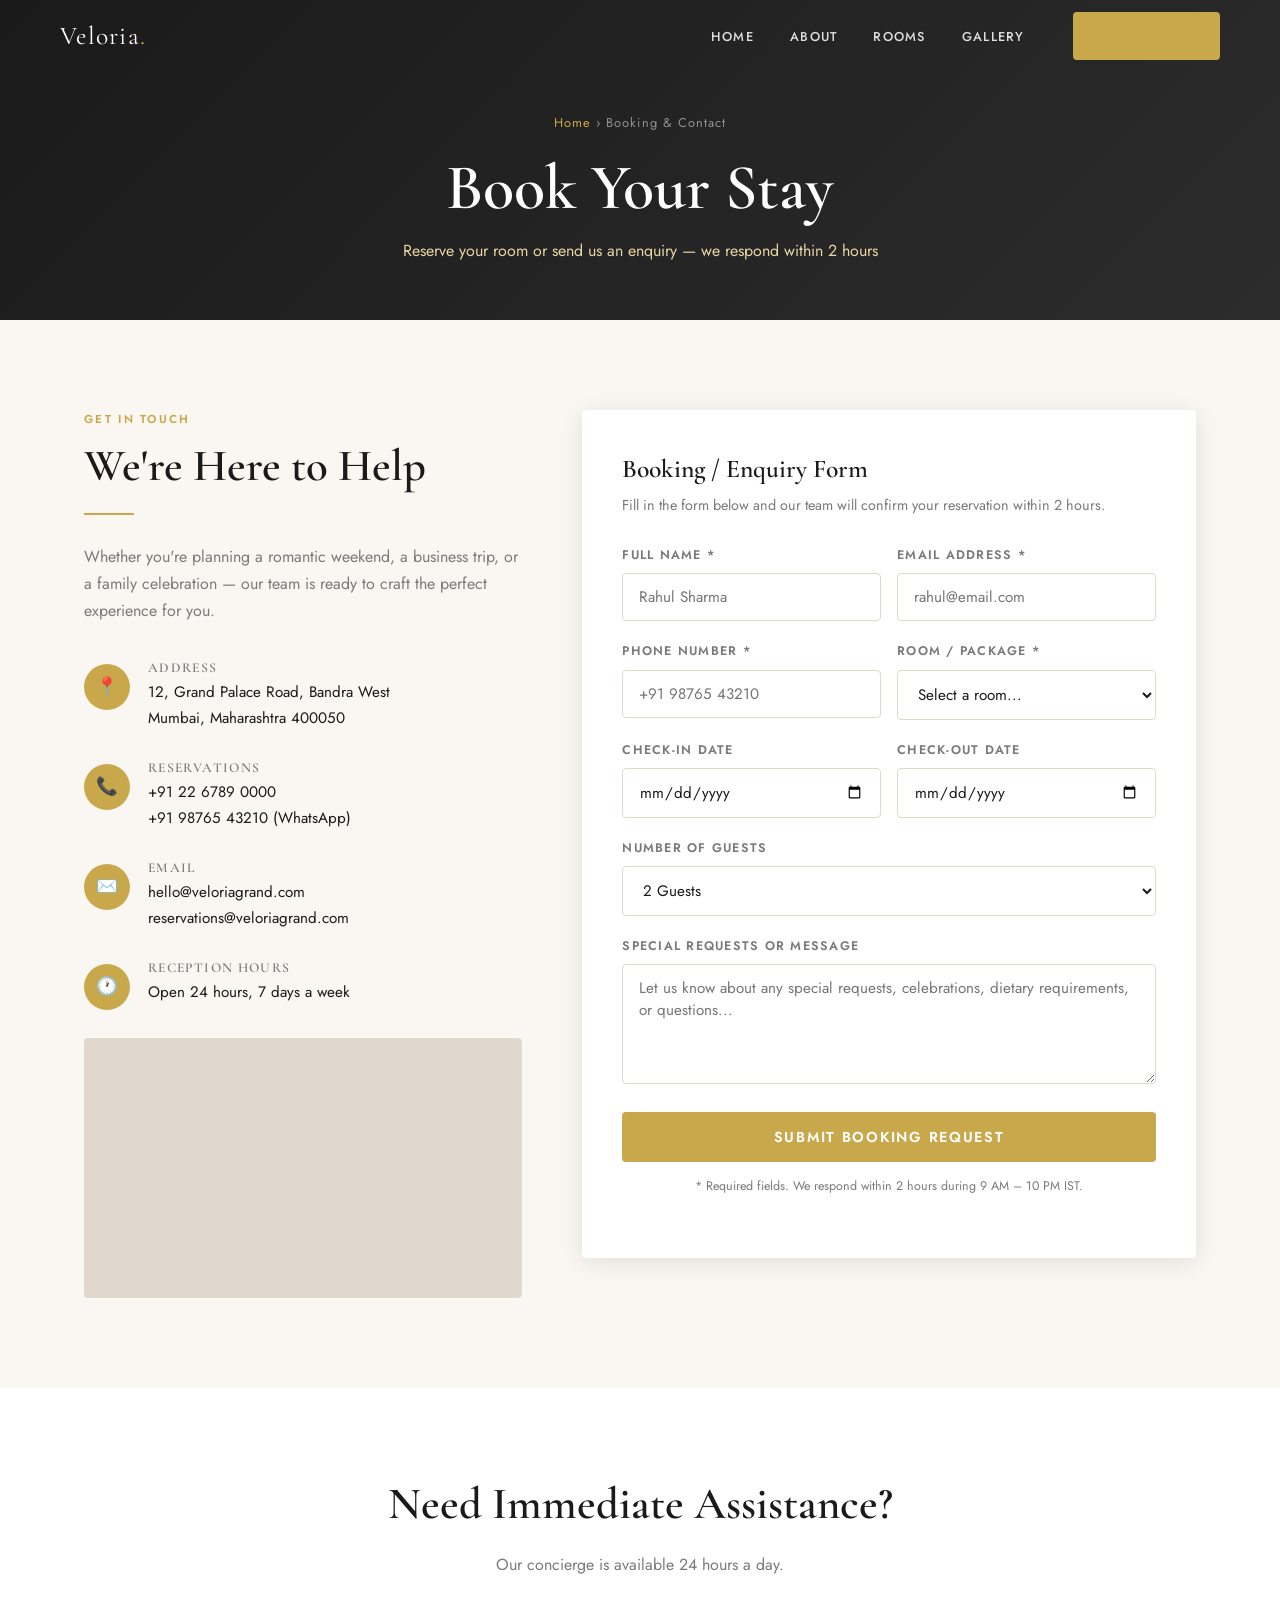
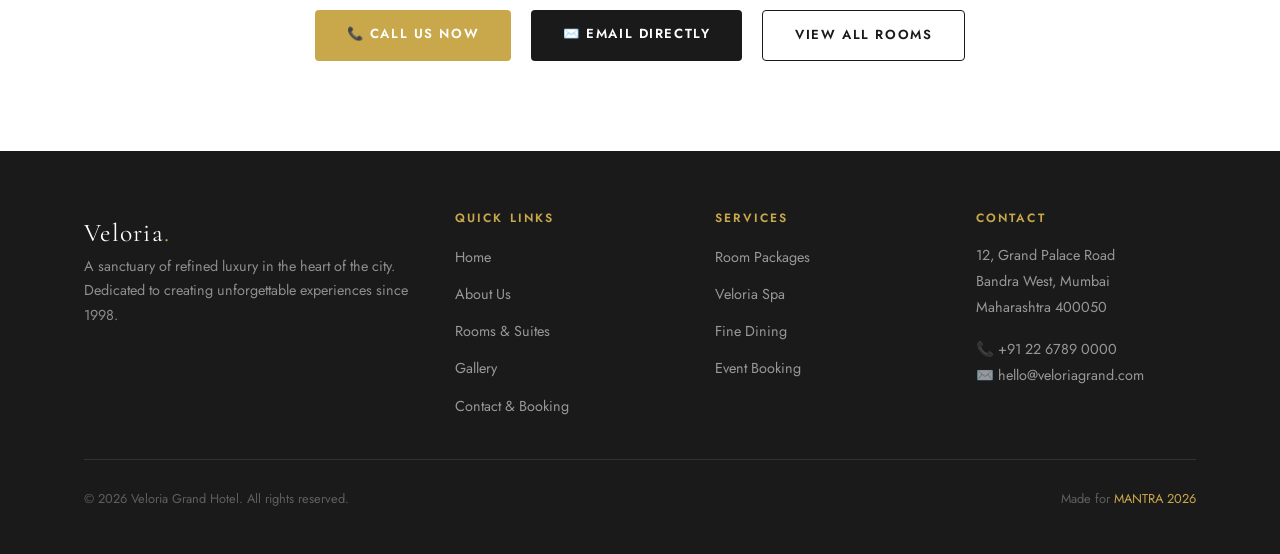
<file: contact.html>
<!DOCTYPE html>
<html lang="en">
<head>
  <meta charset="UTF-8" />
  <meta name="viewport" content="width=device-width, initial-scale=1.0" />
  <title>Book a Room | Contact Veloria Grand Hotel, Mumbai</title>
  <meta name="description" content="Book your stay at Veloria Grand Hotel or contact us for enquiries. Fill in the booking form to reserve a room or package today." />
  <meta name="keywords" content="Veloria Grand Hotel booking, hotel reservation, contact hotel, hotel enquiry, book hotel room Mumbai" />
  <link rel="canonical" href="https://veloria-hotel.netlify.app/contact.html" />
  <link rel="icon" type="image/svg+xml" href="favicon.svg" />
  <meta property="og:title" content="Book a Room | Contact Veloria Grand Hotel" />
  <meta property="og:description" content="Book your stay at Veloria Grand Hotel or contact us for enquiries. Fill in the booking form to reserve a room or package today." />
  <meta property="og:image" content="https://images.unsplash.com/photo-1551882547-ff40c63fe5fa?w=1200&q=80" />
  <meta property="og:url" content="https://veloria-hotel.netlify.app/contact.html" />
  <meta property="og:type" content="website" />
  <meta name="twitter:card" content="summary_large_image" />
  <link rel="preconnect" href="https://fonts.googleapis.com" />
  <link href="https://fonts.googleapis.com/css2?family=Cormorant+Garamond:ital,wght@0,400;0,600;0,700;1,400&family=Jost:wght@300;400;500;600&display=swap" rel="stylesheet" />
  <link rel="stylesheet" href="css/style.css" />
  <link rel="stylesheet" href="css/pages.css" />
</head>
<body>

  <nav class="navbar scrolled" role="navigation" aria-label="Main navigation">
    <div class="nav-inner">
      <a href="index.html" class="nav-logo">Veloria<span>.</span></a>
      <ul class="nav-links">
        <li><a href="index.html">Home</a></li>
        <li><a href="about.html">About</a></li>
        <li><a href="rooms.html">Rooms</a></li>
        <li><a href="gallery.html">Gallery</a></li>
        <li><a href="contact.html" class="btn btn-gold nav-cta">Book Now</a></li>
      </ul>
      <button class="hamburger" aria-label="Toggle menu">
        <span></span><span></span><span></span>
      </button>
    </div>
  </nav>
  <nav class="mobile-nav" aria-label="Mobile navigation">
    <a href="index.html">Home</a>
    <a href="about.html">About</a>
    <a href="rooms.html">Rooms &amp; Packages</a>
    <a href="gallery.html">Gallery</a>
    <a href="contact.html">Book Now</a>
  </nav>

  <header class="page-hero" style="padding-top:72px;">
    <div class="page-hero-content">
      <div class="breadcrumb"><a href="index.html">Home</a> &rsaquo; Booking &amp; Contact</div>
      <h1>Book Your Stay</h1>
      <p>Reserve your room or send us an enquiry — we respond within 2 hours</p>
    </div>
  </header>

  <!-- CONTACT SECTION -->
  <section class="section" aria-labelledby="contact-heading">
    <div class="container">
      <div class="contact-grid">

        <!-- Info -->
        <div>
          <div class="reveal">
            <span class="section-label">Get in Touch</span>
            <h2 id="contact-heading" class="section-title">We're Here to Help</h2>
            <div class="divider-gold" aria-hidden="true"></div>
            <p style="color:var(--text-muted); margin-bottom:36px;">Whether you're planning a romantic weekend, a business trip, or a family celebration — our team is ready to craft the perfect experience for you.</p>
          </div>

          <div class="contact-info-box reveal">
            <div class="contact-detail">
              <div class="contact-icon" aria-hidden="true">📍</div>
              <div>
                <h4>Address</h4>
                <p>12, Grand Palace Road, Bandra West<br />Mumbai, Maharashtra 400050</p>
              </div>
            </div>
            <div class="contact-detail">
              <div class="contact-icon" aria-hidden="true">📞</div>
              <div>
                <h4>Reservations</h4>
                <p>+91 22 6789 0000<br />+91 98765 43210 (WhatsApp)</p>
              </div>
            </div>
            <div class="contact-detail">
              <div class="contact-icon" aria-hidden="true">✉️</div>
              <div>
                <h4>Email</h4>
                <p>hello@veloriagrand.com<br />reservations@veloriagrand.com</p>
              </div>
            </div>
            <div class="contact-detail">
              <div class="contact-icon" aria-hidden="true">🕐</div>
              <div>
                <h4>Reception Hours</h4>
                <p>Open 24 hours, 7 days a week</p>
              </div>
            </div>
          </div>

          <!-- Map placeholder -->
          <div class="map-placeholder reveal" aria-label="Hotel location map">
            <iframe
              src="https://www.openstreetmap.org/export/embed.html?bbox=72.8200%2C19.0450%2C72.8600%2C19.0650&layer=mapnik"
              title="Veloria Grand Hotel location — Bandra West, Mumbai"
              loading="lazy"
            ></iframe>
          </div>
        </div>

        <!-- Form -->
        <div class="contact-form-box reveal" data-delay="100">
          <h3>Booking / Enquiry Form</h3>
          <p>Fill in the form below and our team will confirm your reservation within 2 hours.</p>

          <div class="form-success" id="formSuccess" role="alert">
            ✅ Thank you! Your booking request has been received. We'll contact you shortly to confirm.
          </div>

          <form id="contactForm" novalidate aria-label="Hotel booking form">

            <div class="form-row">
              <div class="form-group">
                <label for="formName">Full Name *</label>
                <input type="text" id="formName" name="name" placeholder="Rahul Sharma" autocomplete="name" required aria-required="true" />
                <div class="form-error" id="nameError" role="alert"></div>
              </div>
              <div class="form-group">
                <label for="formEmail">Email Address *</label>
                <input type="email" id="formEmail" name="email" placeholder="rahul@email.com" autocomplete="email" required aria-required="true" />
                <div class="form-error" id="emailError" role="alert"></div>
              </div>
            </div>

            <div class="form-row">
              <div class="form-group">
                <label for="formPhone">Phone Number *</label>
                <input type="tel" id="formPhone" name="phone" placeholder="+91 98765 43210" autocomplete="tel" required aria-required="true" />
                <div class="form-error" id="phoneError" role="alert"></div>
              </div>
              <div class="form-group">
                <label for="formRoom">Room / Package *</label>
                <select id="formRoom" name="room" required aria-required="true">
                  <option value="">Select a room...</option>
                  <optgroup label="Rooms">
                    <option value="deluxe">Deluxe Room — ₹8,500/night</option>
                    <option value="junior">Junior Suite — ₹13,000/night</option>
                    <option value="veloria-suite">Veloria Suite — ₹22,000/night</option>
                    <option value="presidential">Presidential Suite — ₹32,000/night</option>
                  </optgroup>
                  <optgroup label="Packages">
                    <option value="honeymoon">Honeymoon Escape — ₹45,000</option>
                    <option value="weekend">Weekend Luxe — ₹21,000</option>
                    <option value="business">Business Elite — ₹17,500/night</option>
                  </optgroup>
                </select>
                <div class="form-error" id="roomError" role="alert"></div>
              </div>
            </div>

            <div class="form-row">
              <div class="form-group">
                <label for="formCheckin">Check-In Date</label>
                <input type="date" id="formCheckin" name="checkin" aria-label="Check-in date" />
              </div>
              <div class="form-group">
                <label for="formCheckout">Check-Out Date</label>
                <input type="date" id="formCheckout" name="checkout" aria-label="Check-out date" />
              </div>
            </div>

            <div class="form-group">
              <label for="formGuests">Number of Guests</label>
              <select id="formGuests" name="guests" aria-label="Number of guests">
                <option value="1">1 Guest</option>
                <option value="2" selected>2 Guests</option>
                <option value="3">3 Guests</option>
                <option value="4">4 Guests</option>
                <option value="5+">5 or more</option>
              </select>
            </div>

            <div class="form-group">
              <label for="formMessage">Special Requests or Message</label>
              <textarea id="formMessage" name="message" placeholder="Let us know about any special requests, celebrations, dietary requirements, or questions..."></textarea>
            </div>

            <button type="submit" class="btn btn-gold" style="width:100%; font-size:0.9rem; padding:15px 0;">
              Submit Booking Request
            </button>

            <p style="font-size:0.78rem; color:var(--text-muted); margin-top:14px; text-align:center;">
              * Required fields. We respond within 2 hours during 9 AM – 10 PM IST.
            </p>
          </form>
        </div>

      </div>
    </div>
  </section>

  <!-- EMERGENCY / QUICK INFO -->
  <section class="section section-alt" aria-labelledby="quick-info-heading">
    <div class="container" style="text-align:center;">
      <h2 id="quick-info-heading" class="section-title reveal">Need Immediate Assistance?</h2>
      <p class="reveal" style="color:var(--text-muted); margin-bottom:32px;">Our concierge is available 24 hours a day.</p>
      <div style="display:flex; gap:20px; justify-content:center; flex-wrap:wrap;" class="reveal">
        <a href="tel:+912267890000" class="btn btn-gold">📞 Call Us Now</a>
        <a href="mailto:hello@veloriagrand.com" class="btn btn-dark">✉️ Email Directly</a>
        <a href="rooms.html" class="btn btn-outline" style="color:var(--dark); border-color:var(--dark);">View All Rooms</a>
      </div>
    </div>
  </section>

  <!-- FOOTER -->
  <footer class="footer" role="contentinfo">
    <div class="container">
      <div class="footer-grid">
        <div class="footer-brand">
          <a href="index.html" class="nav-logo">Veloria<span>.</span></a>
          <p>A sanctuary of refined luxury in the heart of the city. Dedicated to creating unforgettable experiences since 1998.</p>
        </div>
        <div class="footer-col">
          <h4>Quick Links</h4>
          <ul>
            <li><a href="index.html">Home</a></li>
            <li><a href="about.html">About Us</a></li>
            <li><a href="rooms.html">Rooms &amp; Suites</a></li>
            <li><a href="gallery.html">Gallery</a></li>
            <li><a href="contact.html">Contact &amp; Booking</a></li>
          </ul>
        </div>
        <div class="footer-col">
          <h4>Services</h4>
          <ul>
            <li><a href="rooms.html">Room Packages</a></li>
            <li><a href="about.html">Veloria Spa</a></li>
            <li><a href="about.html">Fine Dining</a></li>
            <li><a href="contact.html">Event Booking</a></li>
          </ul>
        </div>
        <div class="footer-col">
          <h4>Contact</h4>
          <p>12, Grand Palace Road<br />Bandra West, Mumbai<br />Maharashtra 400050</p>
          <p style="margin-top:10px;">📞 +91 22 6789 0000<br />✉️ hello@veloriagrand.com</p>
        </div>
      </div>
      <div class="footer-bottom">
        <p>&copy; 2026 Veloria Grand Hotel. All rights reserved.</p>
        <p>Made for <a href="#">MANTRA 2026</a></p>
      </div>
    </div>
  </footer>

  <script src="js/main.js"></script>

  <!--Start of Tawk.to Script-->
  <script type="text/javascript">
  var Tawk_API=Tawk_API||{}, Tawk_LoadStart=new Date();
  (function(){
  var s1=document.createElement("script"),s0=document.getElementsByTagName("script")[0];
  s1.async=true;
  s1.src='https://embed.tawk.to/6a4761262aaf551d42e2dbaa/1jsjd70b9';
  s1.charset='UTF-8';
  s1.setAttribute('crossorigin','*');
  s0.parentNode.insertBefore(s1,s0);
  })();
  </script>
  <!--End of Tawk.to Script-->
</body>
</html>
</file>
<file: css/style.css>
/* ========== CSS VARIABLES ========== */
:root {
  --gold: #C9A84C;
  --gold-light: #E8D5A3;
  --dark: #1A1A1A;
  --charcoal: #2C2C2C;
  --cream: #FAF7F2;
  --warm-white: #FFFFFF;
  --text-body: #3D3D3D;
  --text-muted: #7A7A7A;
  --border: #E0D8CC;

  --font-display: 'Cormorant Garamond', Georgia, serif;
  --font-body: 'Jost', 'Segoe UI', sans-serif;

  --radius: 4px;
  --shadow: 0 4px 24px rgba(0,0,0,0.10);
  --transition: 0.3s ease;
}

/* ========== RESET ========== */
*, *::before, *::after { box-sizing: border-box; margin: 0; padding: 0; }
html { scroll-behavior: smooth; }
body {
  font-family: var(--font-body);
  background: var(--cream);
  color: var(--text-body);
  font-size: 16px;
  line-height: 1.7;
}
img { max-width: 100%; height: auto; display: block; }
a { text-decoration: none; color: inherit; }
ul { list-style: none; }

/* ========== TYPOGRAPHY ========== */
h1, h2, h3, h4 { font-family: var(--font-display); font-weight: 600; line-height: 1.2; color: var(--dark); }
h1 { font-size: clamp(2.4rem, 5vw, 4rem); }
h2 { font-size: clamp(1.8rem, 3.5vw, 2.8rem); }
h3 { font-size: clamp(1.2rem, 2vw, 1.6rem); }
p { margin-bottom: 1rem; }

/* ========== UTILITY ========== */
.container { max-width: 1160px; margin: 0 auto; padding: 0 24px; }
.section-label {
  font-family: var(--font-body);
  font-size: 0.72rem;
  font-weight: 600;
  letter-spacing: 0.2em;
  text-transform: uppercase;
  color: var(--gold);
  display: block;
  margin-bottom: 10px;
}
.section-title { margin-bottom: 1.2rem; }
.section-intro { color: var(--text-muted); max-width: 560px; }

.btn {
  display: inline-block;
  padding: 13px 32px;
  font-family: var(--font-body);
  font-size: 0.82rem;
  font-weight: 600;
  letter-spacing: 0.12em;
  text-transform: uppercase;
  border-radius: var(--radius);
  cursor: pointer;
  transition: var(--transition);
  border: none;
}
.btn-gold { background: var(--gold); color: var(--warm-white); }
.btn-gold:hover { background: #b89240; transform: translateY(-1px); }
.btn-outline { background: transparent; color: var(--warm-white); border: 1.5px solid var(--warm-white); }
.btn-outline:hover { background: var(--warm-white); color: var(--dark); }
.btn-dark { background: var(--dark); color: var(--warm-white); }
.btn-dark:hover { background: var(--charcoal); }

/* ========== NAVBAR ========== */
.navbar {
  position: fixed;
  top: 0; left: 0; right: 0;
  z-index: 1000;
  padding: 0 24px;
  background: transparent;
  transition: background 0.4s, box-shadow 0.4s;
}
.navbar.scrolled {
  background: rgba(26,26,26,0.97);
  box-shadow: 0 2px 20px rgba(0,0,0,0.3);
}
.nav-inner {
  max-width: 1160px;
  margin: 0 auto;
  display: flex;
  align-items: center;
  justify-content: space-between;
  height: 72px;
}
.nav-logo {
  font-family: var(--font-display);
  font-size: 1.6rem;
  color: var(--warm-white);
  letter-spacing: 0.05em;
}
.nav-logo span { color: var(--gold); }
.nav-links { display: flex; gap: 36px; align-items: center; }
.nav-links a {
  color: rgba(255,255,255,0.85);
  font-size: 0.8rem;
  font-weight: 500;
  letter-spacing: 0.1em;
  text-transform: uppercase;
  transition: color var(--transition);
}
.nav-links a:hover, .nav-links a.active { color: var(--gold); }
.nav-cta { margin-left: 12px; }
.hamburger {
  display: none;
  flex-direction: column;
  gap: 5px;
  cursor: pointer;
  background: none;
  border: none;
  padding: 4px;
}
.hamburger span {
  display: block;
  width: 26px;
  height: 2px;
  background: var(--warm-white);
  transition: var(--transition);
  border-radius: 2px;
}
.hamburger.open span:nth-child(1) { transform: translateY(7px) rotate(45deg); }
.hamburger.open span:nth-child(2) { opacity: 0; }
.hamburger.open span:nth-child(3) { transform: translateY(-7px) rotate(-45deg); }

/* Mobile nav drawer */
.mobile-nav {
  display: none;
  position: fixed;
  top: 72px; left: 0; right: 0;
  background: rgba(26,26,26,0.98);
  padding: 24px;
  z-index: 999;
  flex-direction: column;
  gap: 20px;
}
.mobile-nav.open { display: flex; }
.mobile-nav a {
  color: rgba(255,255,255,0.85);
  font-size: 1rem;
  font-weight: 500;
  letter-spacing: 0.1em;
  text-transform: uppercase;
  padding: 8px 0;
  border-bottom: 1px solid rgba(255,255,255,0.08);
}
.mobile-nav a:hover { color: var(--gold); }

/* ========== PAGE HERO (inner pages) ========== */
.page-hero {
  height: 320px;
  display: flex;
  align-items: center;
  justify-content: center;
  text-align: center;
  position: relative;
  overflow: hidden;
}
.page-hero::before {
  content: '';
  position: absolute;
  inset: 0;
  background: linear-gradient(135deg, #1A1A1A 0%, #2C2C2C 100%);
}
.page-hero-content { position: relative; z-index: 1; }
.page-hero h1 { color: var(--warm-white); margin-bottom: 10px; }
.page-hero p { color: var(--gold-light); font-size: 1rem; }
.breadcrumb {
  font-size: 0.8rem;
  color: rgba(255,255,255,0.5);
  margin-bottom: 16px;
  letter-spacing: 0.08em;
}
.breadcrumb a { color: var(--gold); }
.breadcrumb a:hover { text-decoration: underline; }

/* ========== FOOTER ========== */
.footer {
  background: var(--dark);
  color: rgba(255,255,255,0.7);
  padding: 60px 0 28px;
}
.footer-grid {
  display: grid;
  grid-template-columns: 1.5fr 1fr 1fr 1fr;
  gap: 40px;
  padding-bottom: 40px;
  border-bottom: 1px solid rgba(255,255,255,0.1);
  margin-bottom: 28px;
}
.footer-brand .nav-logo { margin-bottom: 14px; }
.footer-brand p { font-size: 0.9rem; line-height: 1.7; color: rgba(255,255,255,0.5); }
.footer-col h4 {
  font-family: var(--font-body);
  font-size: 0.75rem;
  font-weight: 600;
  letter-spacing: 0.18em;
  text-transform: uppercase;
  color: var(--gold);
  margin-bottom: 18px;
}
.footer-col ul { display: flex; flex-direction: column; gap: 10px; }
.footer-col ul li a { font-size: 0.9rem; color: rgba(255,255,255,0.55); transition: color var(--transition); }
.footer-col ul li a:hover { color: var(--warm-white); }
.footer-col p { font-size: 0.9rem; color: rgba(255,255,255,0.55); line-height: 1.8; }
.footer-bottom {
  display: flex;
  align-items: center;
  justify-content: space-between;
  font-size: 0.8rem;
  color: rgba(255,255,255,0.3);
}
.footer-bottom a { color: var(--gold); }

/* ========== FORM STYLES ========== */
.form-group { margin-bottom: 20px; }
.form-group label {
  display: block;
  font-size: 0.78rem;
  font-weight: 600;
  letter-spacing: 0.1em;
  text-transform: uppercase;
  color: var(--text-muted);
  margin-bottom: 7px;
}
.form-group input,
.form-group select,
.form-group textarea {
  width: 100%;
  padding: 12px 16px;
  border: 1.5px solid var(--border);
  border-radius: var(--radius);
  font-family: var(--font-body);
  font-size: 0.95rem;
  color: var(--dark);
  background: var(--warm-white);
  transition: border-color var(--transition);
  outline: none;
}
.form-group input:focus,
.form-group select:focus,
.form-group textarea:focus { border-color: var(--gold); }
.form-group textarea { resize: vertical; min-height: 120px; }
.form-error { color: #c0392b; font-size: 0.8rem; margin-top: 5px; display: none; }
.form-error.show { display: block; }
.form-success {
  background: #e8f5e9;
  border: 1.5px solid #a5d6a7;
  color: #2e7d32;
  padding: 14px 20px;
  border-radius: var(--radius);
  font-size: 0.95rem;
  display: none;
  margin-bottom: 20px;
}
.form-success.show { display: block; }

/* ========== SECTIONS COMMON ========== */
.section { padding: 90px 0; }
.section-alt { background: var(--warm-white); }
.section-dark { background: var(--dark); }
.divider-gold {
  width: 50px;
  height: 2px;
  background: var(--gold);
  margin: 16px 0 28px;
}

/* ========== SCROLL ANIMATION ========== */
.reveal {
  opacity: 0;
  transform: translateY(30px);
  transition: opacity 0.6s ease, transform 0.6s ease;
}
.reveal.visible { opacity: 1; transform: none; }

/* ========== RESPONSIVE ========== */
@media (max-width: 900px) {
  .nav-links { display: none; }
  .hamburger { display: flex; }
  .footer-grid { grid-template-columns: 1fr 1fr; }
}
@media (max-width: 580px) {
  .section { padding: 60px 0; }
  .footer-grid { grid-template-columns: 1fr; gap: 30px; }
  .footer-bottom { flex-direction: column; gap: 8px; text-align: center; }
}
</file>
<file: css/pages.css>
/* ========== ABOUT PAGE ========== */
.about-story {
  display: grid;
  grid-template-columns: 1fr 1fr;
  gap: 64px;
  align-items: center;
}
.about-story img { width: 100%; height: 440px; object-fit: cover; border-radius: 2px; }
.about-values {
  display: grid;
  grid-template-columns: 1fr 1fr;
  gap: 24px;
  margin-top: 48px;
}
.value-card {
  background: var(--warm-white);
  padding: 28px;
  border-radius: var(--radius);
  border-top: 3px solid var(--gold);
}
.value-card .v-icon { font-size: 1.8rem; margin-bottom: 12px; }
.value-card h3 { font-size: 1.1rem; margin-bottom: 8px; }
.value-card p { font-size: 0.9rem; color: var(--text-muted); }

.team-grid {
  display: grid;
  grid-template-columns: repeat(4, 1fr);
  gap: 24px;
  margin-top: 48px;
}
.team-card { text-align: center; }
.team-avatar {
  width: 110px; height: 110px;
  background: linear-gradient(135deg, var(--gold), var(--charcoal));
  border-radius: 50%;
  margin: 0 auto 16px;
  display: flex; align-items: center; justify-content: center;
  font-family: var(--font-display);
  font-size: 2rem;
  color: var(--warm-white);
  font-weight: 700;
}
.team-card h3 { font-size: 1rem; margin-bottom: 4px; }
.team-card p { font-size: 0.82rem; color: var(--gold); font-weight: 600; letter-spacing: 0.08em; text-transform: uppercase; }

/* ========== ROOMS PAGE ========== */
.rooms-list { display: flex; flex-direction: column; gap: 48px; margin-top: 48px; }
.room-item {
  display: grid;
  grid-template-columns: 1fr 1fr;
  gap: 0;
  background: var(--warm-white);
  border-radius: var(--radius);
  overflow: hidden;
  box-shadow: var(--shadow);
}
.room-item:nth-child(even) { direction: rtl; }
.room-item:nth-child(even) > * { direction: ltr; }
.room-item-img { height: 380px; object-fit: cover; width: 100%; }
.room-item-body { padding: 48px 40px; display: flex; flex-direction: column; justify-content: center; }
.room-features {
  display: flex; flex-wrap: wrap; gap: 12px; margin: 20px 0 28px;
}
.room-feature {
  background: var(--cream);
  padding: 6px 14px;
  border-radius: 20px;
  font-size: 0.8rem;
  font-weight: 500;
  color: var(--text-body);
}
.room-feature-icon { margin-right: 5px; }
.room-price-big { font-family: var(--font-display); font-size: 2rem; color: var(--dark); margin-bottom: 20px; }
.room-price-big span { font-family: var(--font-body); font-size: 0.9rem; color: var(--text-muted); }

/* ========== GALLERY PAGE ========== */
.gallery-grid {
  display: grid;
  grid-template-columns: repeat(3, 1fr);
  gap: 16px;
  margin-top: 48px;
}
.gallery-item {
  position: relative;
  overflow: hidden;
  border-radius: var(--radius);
  cursor: pointer;
}
.gallery-item img {
  width: 100%; height: 260px;
  object-fit: cover;
  transition: transform 0.4s ease;
}
.gallery-item:hover img { transform: scale(1.06); }
.gallery-caption {
  position: absolute;
  bottom: 0; left: 0; right: 0;
  background: linear-gradient(to top, rgba(0,0,0,0.7), transparent);
  padding: 20px 16px 14px;
  transform: translateY(100%);
  transition: transform 0.35s ease;
}
.gallery-item:hover .gallery-caption { transform: none; }
.gallery-caption p {
  color: var(--warm-white); font-size: 0.85rem; font-weight: 500; margin: 0;
}
.gallery-item.tall img { height: 400px; }

/* Lightbox */
.lightbox {
  position: fixed;
  inset: 0;
  background: rgba(0,0,0,0.92);
  z-index: 2000;
  display: none;
  align-items: center;
  justify-content: center;
}
.lightbox.open { display: flex; }
.lightbox img {
  max-width: 90vw;
  max-height: 85vh;
  object-fit: contain;
  border-radius: 2px;
}
.lightbox-close {
  position: absolute;
  top: 20px; right: 24px;
  color: var(--warm-white);
  font-size: 2rem;
  cursor: pointer;
  background: none;
  border: none;
  line-height: 1;
}
.lightbox-caption {
  position: absolute;
  bottom: 24px; left: 0; right: 0;
  text-align: center;
  color: rgba(255,255,255,0.6);
  font-size: 0.9rem;
}

/* ========== CONTACT PAGE ========== */
.contact-grid {
  display: grid;
  grid-template-columns: 1fr 1.4fr;
  gap: 60px;
  align-items: start;
}
.contact-info-box { display: flex; flex-direction: column; gap: 28px; }
.contact-detail {
  display: flex;
  gap: 18px;
  align-items: flex-start;
}
.contact-icon {
  width: 46px; height: 46px;
  background: var(--gold);
  border-radius: 50%;
  display: flex; align-items: center; justify-content: center;
  font-size: 1.1rem;
  flex-shrink: 0;
  margin-top: 4px;
}
.contact-detail h4 { font-size: 0.85rem; text-transform: uppercase; letter-spacing: 0.1em; color: var(--text-muted); margin-bottom: 4px; }
.contact-detail p { color: var(--dark); font-size: 0.95rem; margin: 0; }
.contact-form-box {
  background: var(--warm-white);
  padding: 44px 40px;
  border-radius: var(--radius);
  box-shadow: var(--shadow);
}
.contact-form-box h3 { margin-bottom: 8px; }
.contact-form-box > p { color: var(--text-muted); font-size: 0.9rem; margin-bottom: 28px; }
.form-row { display: grid; grid-template-columns: 1fr 1fr; gap: 16px; }
.map-placeholder {
  background: var(--border);
  height: 260px;
  border-radius: var(--radius);
  display: flex;
  align-items: center;
  justify-content: center;
  color: var(--text-muted);
  font-size: 0.9rem;
  margin-top: 28px;
  overflow: hidden;
}
.map-placeholder iframe { width: 100%; height: 100%; border: none; }

/* Responsive inner pages */
@media (max-width: 900px) {
  .about-story { grid-template-columns: 1fr; }
  .about-story img { height: 300px; }
  .about-values { grid-template-columns: 1fr; }
  .team-grid { grid-template-columns: 1fr 1fr; }
  .room-item { grid-template-columns: 1fr; direction: ltr; }
  .room-item:nth-child(even) { direction: ltr; }
  .room-item-img { height: 260px; }
  .gallery-grid { grid-template-columns: 1fr 1fr; }
  .contact-grid { grid-template-columns: 1fr; }
  .contact-form-box { padding: 28px 24px; }
}
@media (max-width: 580px) {
  .team-grid { grid-template-columns: 1fr 1fr; }
  .gallery-grid { grid-template-columns: 1fr; }
  .form-row { grid-template-columns: 1fr; }
  .room-item-body { padding: 28px 24px; }
}
</file>
